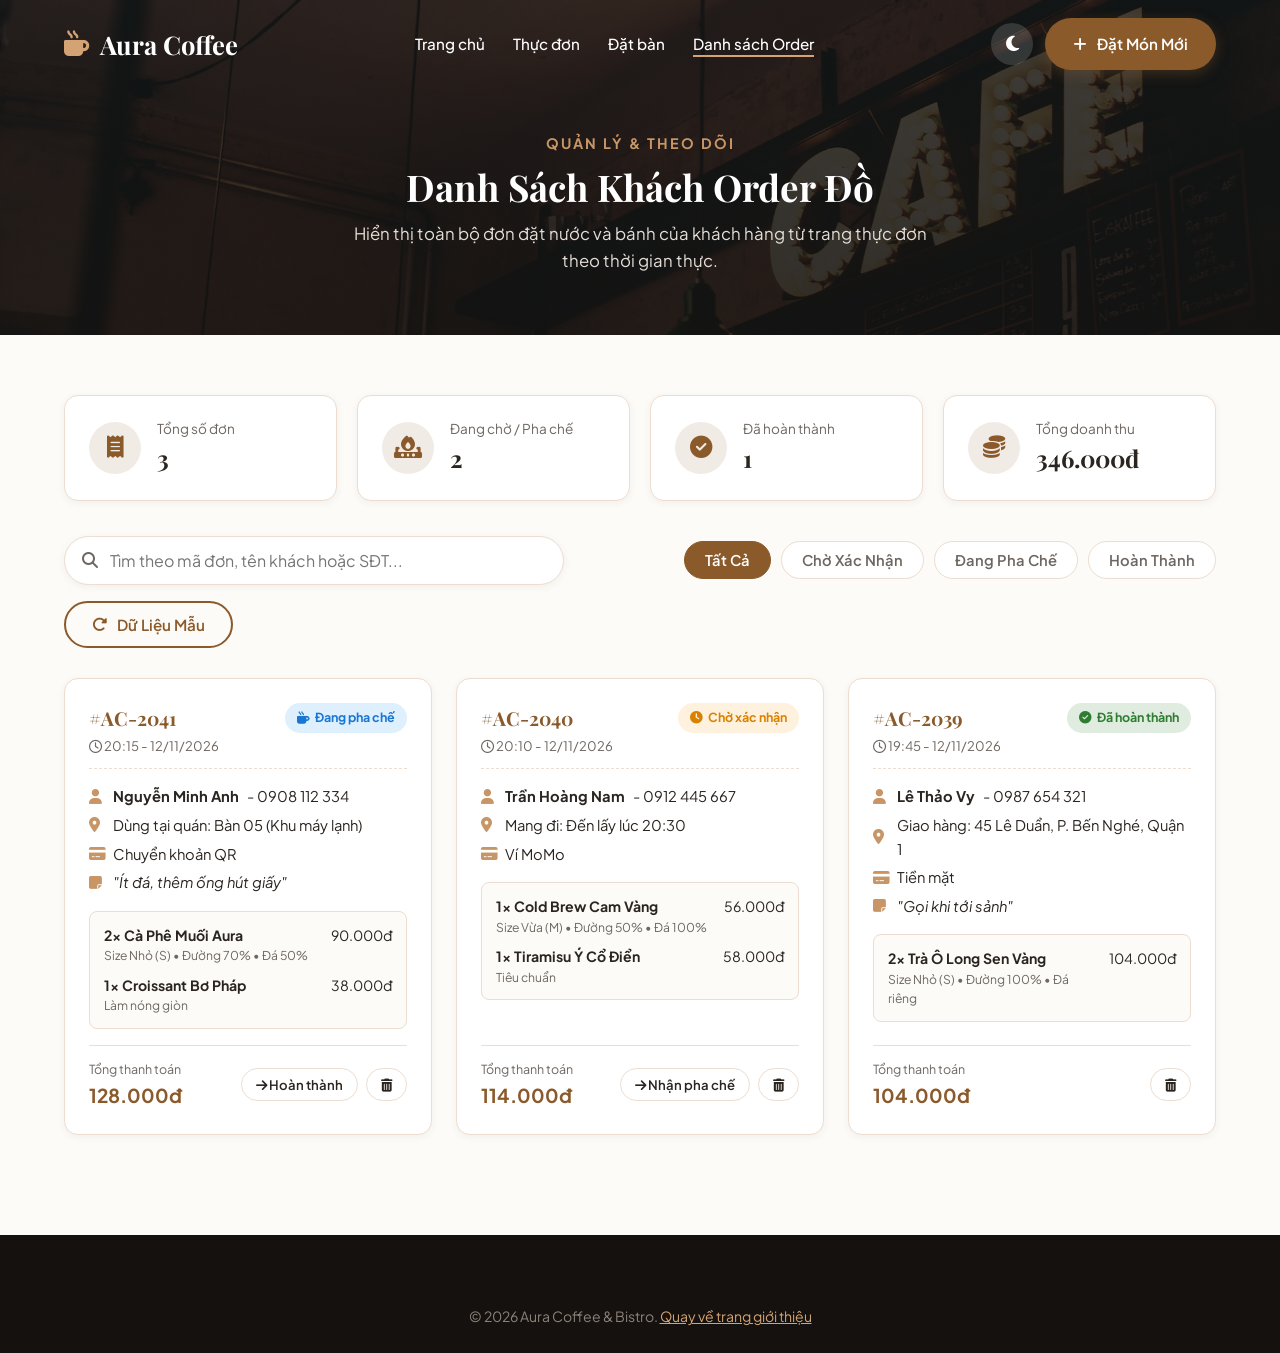
<file: cafe-guest-order.html>
<!DOCTYPE html>
<html lang="vi" data-theme="light">
<head>
  <meta charset="UTF-8">
  <meta name="viewport" content="width=device-width, initial-scale=1.0">
  <title>Danh Sách Order - Aura Coffee & Bistro</title>
  <meta name="description" content="Theo dõi và quản lý danh sách đơn hàng khách đặt đồ tại Aura Coffee & Bistro.">

  <!-- Google Fonts -->
  <link rel="preconnect" href="https://fonts.googleapis.com">
  <link rel="preconnect" href="https://fonts.gstatic.com" crossorigin>
  <link href="https://fonts.googleapis.com/css2?family=Playfair+Display:ital,wght@0,600;0,700;1,400&family=Plus+Jakarta+Sans:wght@400;500;600;700&display=swap" rel="stylesheet">

  <!-- Font Awesome Icons -->
  <link rel="stylesheet" href="https://cdnjs.cloudflare.com/ajax/libs/font-awesome/6.5.1/css/all.min.css">

  <!-- Shared Custom CSS -->
  <link rel="stylesheet" href="css/style.css">
</head>
<body>

  <!-- ================= 1. HEADER & NAVIGATION ================= -->
  <header class="header">
    <div class="container navbar">
      <a href="Cafe-guest.html" class="logo">
        <i class="fa-solid fa-mug-hot"></i> Aura Coffee
      </a>

      <nav>
        <ul class="nav-links">
          <li><a href="Cafe-guest.html#home">Trang chủ</a></li>
          <li><a href="Cafe-guest.html#menu">Thực đơn</a></li>
          <li><a href="Cafe-guest.html#reservation">Đặt bàn</a></li>
          <li><a href="cafe-guest-order.html" class="active">Danh sách Order</a></li>
        </ul>
      </nav>

      <div class="header-action">
        <button class="icon-btn" id="themeToggle" aria-label="Đổi giao diện" title="Đổi giao diện Sáng / Tối">
          <i class="fa-solid fa-moon"></i>
        </button>

        <a href="Cafe-guest.html#menu" class="btn btn-primary header-btn">
          <i class="fa-solid fa-plus"></i> Đặt Món Mới
        </a>

        <button class="menu-toggle" id="menuToggle" aria-label="Mở menu điều hướng">
          <i class="fa-solid fa-bars"></i>
        </button>
      </div>
    </div>
  </header>

  <!-- ================= 2. PAGE BANNER ================= -->
  <section class="order-page-header">
    <div class="container">
      <span class="section-subtitle">Quản Lý & Theo Dõi</span>
      <h1 class="section-title">Danh Sách Khách Order Đồ</h1>
      <p class="section-desc">
        Hiển thị toàn bộ đơn đặt nước và bánh của khách hàng từ trang thực đơn theo thời gian thực.
      </p>
    </div>
  </section>

  <!-- ================= 3. ORDER DASHBOARD & LIST ================= -->
  <main class="order-dashboard">
    <div class="container">

      <!-- Khối thống kê nhanh -->
      <div class="order-stats-grid">
        <div class="order-stat-card">
          <div class="order-stat-icon"><i class="fa-solid fa-receipt"></i></div>
          <div class="order-stat-info">
            <span>Tổng số đơn</span>
            <strong id="statTotalOrders">0</strong>
          </div>
        </div>

        <div class="order-stat-card">
          <div class="order-stat-icon"><i class="fa-solid fa-fire-burner"></i></div>
          <div class="order-stat-info">
            <span>Đang chờ / Pha chế</span>
            <strong id="statPendingOrders">0</strong>
          </div>
        </div>

        <div class="order-stat-card">
          <div class="order-stat-icon"><i class="fa-solid fa-circle-check"></i></div>
          <div class="order-stat-info">
            <span>Đã hoàn thành</span>
            <strong id="statCompletedOrders">0</strong>
          </div>
        </div>

        <div class="order-stat-card">
          <div class="order-stat-icon"><i class="fa-solid fa-coins"></i></div>
          <div class="order-stat-info">
            <span>Tổng doanh thu</span>
            <strong id="statTotalRevenue">0đ</strong>
          </div>
        </div>
      </div>

      <!-- Thanh tìm kiếm & Lọc trạng thái -->
      <div class="order-toolbar">
        <div class="menu-search-box" style="margin: 0;">
          <i class="fa-solid fa-magnifying-glass search-icon"></i>
          <input type="text" id="orderSearch" placeholder="Tìm theo mã đơn, tên khách hoặc SĐT..." autocomplete="off">
          <button id="clearOrderSearch" class="clear-search-btn" title="Xóa tìm kiếm"><i class="fa-solid fa-xmark"></i></button>
        </div>

        <div class="menu-filter">
          <button class="filter-btn active" data-status="all">Tất Cả</button>
          <button class="filter-btn" data-status="pending">Chờ Xác Nhận</button>
          <button class="filter-btn" data-status="preparing">Đang Pha Chế</button>
          <button class="filter-btn" data-status="completed">Hoàn Thành</button>
        </div>

        <button class="btn btn-outline-dark" onclick="resetSampleOrders()" title="Nạp lại dữ liệu mẫu">
          <i class="fa-solid fa-rotate-right"></i> Dữ Liệu Mẫu
        </button>
      </div>

      <!-- Danh sách thẻ đơn hàng -->
      <div class="order-list-grid" id="orderListGrid">
        <!-- Render tự động bởi js/orders.js -->
      </div>

      <!-- Trạng thái trống -->
      <div id="emptyOrderState" class="no-results" style="display: none;">
        <i class="fa-solid fa-mug-saucer"></i>
        <h3>Chưa có đơn hàng nào phù hợp</h3>
        <p style="margin-bottom: 20px;">Hãy quay lại trang thực đơn để tạo đơn đặt món mới hoặc đổi bộ lọc.</p>
        <a href="Cafe-guest.html#menu" class="btn btn-primary">
          <i class="fa-solid fa-arrow-left"></i> Quay Lại Đặt Món
        </a>
      </div>

    </div>
  </main>

  <!-- ================= 4. FOOTER ================= -->
  <footer class="footer">
    <div class="container">
      <div class="footer-bottom" style="border-top: none; padding-top: 0;">
        <p>&copy; 2026 Aura Coffee & Bistro. <a href="Cafe-guest.html" style="color: var(--accent-gold); text-decoration: underline;">Quay về trang giới thiệu</a></p>
      </div>
    </div>
  </footer>

  <!-- ================= 5. THÔNG BÁO TOAST ================= -->
  <div class="toast-notice" id="toastNotice">
    <i class="fa-solid fa-circle-check"></i>
    <span id="toastMsg">Thông báo</span>
  </div>

  <!-- Order Page JavaScript -->
  <script src="js/orders.js"></script>
</body>
</html>
</file>
<file: css/style.css>
/* ==========================================================================
   AURA COFFEE & BISTRO - STYLE SHEET
   Thiết kế giao diện hiện đại, tối ưu, hỗ trợ Dark Mode & Responsive
   ========================================================================== */

/* --------------------------------------------------------------------------
   1. THEME & CSS VARIABLES
   -------------------------------------------------------------------------- */
:root {
  /* Brand Palette (Light Mode) */
  --primary: #8b5a2b;          /* Nâu cà phê ấm */
  --primary-hover: #70441d;
  --secondary: #c89666;        /* Nâu sữa / Caramel */
  --accent-gold: #d4a373;
  --bg-page: #fdfbf7;          /* Nền kem sáng ấm */
  --bg-surface: #ffffff;
  --bg-card: #ffffff;
  --text-main: #2b2520;
  --text-muted: #6e6761;
  --border: #eddcd0;
  
  /* Shared Shadows & Radius */
  --shadow-sm: 0 2px 8px rgba(35, 25, 15, 0.05);
  --shadow-md: 0 8px 24px rgba(35, 25, 15, 0.08);
  --shadow-lg: 0 16px 36px rgba(35, 25, 15, 0.12);
  --radius-sm: 8px;
  --radius-md: 14px;
  --radius-lg: 22px;
  --radius-full: 9999px;
  --transition: all 0.3s ease;
  
  /* Fonts */
  --font-heading: 'Playfair Display', Georgia, serif;
  --font-body: 'Plus Jakarta Sans', system-ui, -apple-system, sans-serif;
}

/* Dark Mode Theme */
[data-theme="dark"] {
  --bg-page: #13110f;          /* Nền nâu đen đậm */
  --bg-surface: #1c1916;
  --bg-card: #221e1a;
  --text-main: #f5eee8;
  --text-muted: #a89f97;
  --border: #2e2823;
  --shadow-sm: 0 2px 8px rgba(0, 0, 0, 0.4);
  --shadow-md: 0 8px 24px rgba(0, 0, 0, 0.5);
  --shadow-lg: 0 16px 36px rgba(0, 0, 0, 0.6);
}

/* --------------------------------------------------------------------------
   2. RESET & BASE STYLES
   -------------------------------------------------------------------------- */
*, *::before, *::after {
  margin: 0;
  padding: 0;
  box-sizing: border-box;
}

html {
  scroll-behavior: smooth;
  font-size: 16px;
}

body {
  font-family: var(--font-body);
  background-color: var(--bg-page);
  color: var(--text-main);
  line-height: 1.6;
  overflow-x: hidden;
  transition: background-color 0.3s ease, color 0.3s ease;
}

img {
  max-width: 100%;
  height: auto;
  display: block;
}

a {
  text-decoration: none;
  color: inherit;
  transition: var(--transition);
}

ul {
  list-style: none;
}

button, input, select, textarea {
  font-family: inherit;
  font-size: 1rem;
}

.container {
  width: 90%;
  max-width: 1200px;
  margin: 0 auto;
}

/* Section Header Typography */
.section-header {
  text-align: center;
  max-width: 650px;
  margin: 0 auto 50px;
}

.section-subtitle {
  display: inline-block;
  color: var(--secondary);
  font-size: 0.9rem;
  font-weight: 700;
  text-transform: uppercase;
  letter-spacing: 2px;
  margin-bottom: 8px;
}

.section-title {
  font-family: var(--font-heading);
  font-size: 2.3rem;
  color: var(--text-main);
  line-height: 1.3;
  margin-bottom: 12px;
}

.section-desc {
  color: var(--text-muted);
  font-size: 1.05rem;
}

/* --------------------------------------------------------------------------
   3. BUTTONS & UI CONTROLS
   -------------------------------------------------------------------------- */
.btn {
  display: inline-flex;
  align-items: center;
  justify-content: center;
  gap: 10px;
  padding: 12px 26px;
  border-radius: var(--radius-full);
  font-weight: 600;
  font-size: 0.95rem;
  cursor: pointer;
  border: 2px solid transparent;
  transition: var(--transition);
}

.btn-primary {
  background-color: var(--primary);
  color: #ffffff;
  box-shadow: 0 4px 14px rgba(139, 90, 43, 0.35);
}

.btn-primary:hover {
  background-color: var(--primary-hover);
  transform: translateY(-2px);
  box-shadow: 0 6px 20px rgba(139, 90, 43, 0.45);
}

.btn-outline {
  background: transparent;
  border-color: #ffffff;
  color: #ffffff;
}

.btn-outline:hover {
  background: #ffffff;
  color: #1e1b18;
}

.btn-outline-dark {
  background: transparent;
  border-color: var(--primary);
  color: var(--primary);
}

.btn-outline-dark:hover {
  background: var(--primary);
  color: #ffffff;
}

.icon-btn {
  width: 42px;
  height: 42px;
  border-radius: 50%;
  border: none;
  background: rgba(255, 255, 255, 0.15);
  color: #ffffff;
  display: flex;
  align-items: center;
  justify-content: center;
  cursor: pointer;
  font-size: 1.1rem;
  position: relative;
  transition: var(--transition);
}

.icon-btn:hover {
  background: rgba(255, 255, 255, 0.25);
  transform: scale(1.05);
}

.header.scrolled .icon-btn {
  background: var(--bg-card);
  color: var(--text-main);
  box-shadow: var(--shadow-sm);
  border: 1px solid var(--border);
}

.cart-badge {
  position: absolute;
  top: -4px;
  right: -4px;
  background: #e63946;
  color: #fff;
  font-size: 0.72rem;
  font-weight: 700;
  width: 20px;
  height: 20px;
  border-radius: 50%;
  display: flex;
  align-items: center;
  justify-content: center;
}

/* --------------------------------------------------------------------------
   4. HEADER & NAVBAR
   -------------------------------------------------------------------------- */
.header {
  position: fixed;
  top: 0;
  left: 0;
  width: 100%;
  z-index: 1000;
  padding: 18px 0;
  transition: var(--transition);
}

.header.scrolled {
  background: rgba(255, 255, 255, 0.94);
  backdrop-filter: blur(12px);
  padding: 12px 0;
  box-shadow: var(--shadow-sm);
}

[data-theme="dark"] .header.scrolled {
  background: rgba(28, 25, 22, 0.94);
}

.navbar {
  display: flex;
  align-items: center;
  justify-content: space-between;
}

.logo {
  display: flex;
  align-items: center;
  gap: 10px;
  font-family: var(--font-heading);
  font-size: 1.6rem;
  font-weight: 700;
  color: #ffffff;
}

.header.scrolled .logo {
  color: var(--text-main);
}

.logo i {
  color: var(--accent-gold);
}

.nav-links {
  display: flex;
  align-items: center;
  gap: 28px;
}

.nav-links a {
  color: #ffffff;
  font-weight: 500;
  font-size: 0.95rem;
  position: relative;
}

.header.scrolled .nav-links a {
  color: var(--text-main);
}

.nav-links a::after {
  content: '';
  position: absolute;
  width: 0;
  height: 2px;
  bottom: -4px;
  left: 0;
  background-color: var(--accent-gold);
  transition: var(--transition);
}

.nav-links a:hover::after,
.nav-links a.active::after {
  width: 100%;
}

.header-action {
  display: flex;
  align-items: center;
  gap: 12px;
}

.menu-toggle {
  display: none;
  background: none;
  border: none;
  font-size: 1.5rem;
  color: #ffffff;
  cursor: pointer;
}

.header.scrolled .menu-toggle {
  color: var(--text-main);
}

/* --------------------------------------------------------------------------
   5. HERO SECTION
   -------------------------------------------------------------------------- */
.hero {
  position: relative;
  min-height: 100vh;
  display: flex;
  align-items: center;
  background: linear-gradient(rgba(18, 14, 11, 0.68), rgba(18, 14, 11, 0.78)),
              url('../assets/images/hero-bg.jpg') center/cover no-repeat;
  color: #ffffff;
  padding: 130px 0 70px;
}

.hero-content {
  max-width: 680px;
}

.hero-badge {
  display: inline-flex;
  align-items: center;
  gap: 8px;
  background: rgba(255, 255, 255, 0.15);
  backdrop-filter: blur(8px);
  padding: 7px 16px;
  border-radius: var(--radius-full);
  font-size: 0.88rem;
  font-weight: 500;
  color: #fce4b8;
  border: 1px solid rgba(255, 255, 255, 0.2);
  margin-bottom: 22px;
}

.hero-title {
  font-family: var(--font-heading);
  font-size: 3.5rem;
  line-height: 1.15;
  margin-bottom: 20px;
}

.hero-title span {
  color: var(--accent-gold);
  font-style: italic;
}

.hero-desc {
  font-size: 1.1rem;
  color: #e5ded7;
  margin-bottom: 35px;
}

.hero-buttons {
  display: flex;
  flex-wrap: wrap;
  gap: 14px;
  margin-bottom: 45px;
}

.hero-stats {
  display: flex;
  gap: 36px;
  padding-top: 25px;
  border-top: 1px solid rgba(255, 255, 255, 0.2);
}

.stat-item h3 {
  font-family: var(--font-heading);
  font-size: 2rem;
  color: var(--accent-gold);
}

.stat-item p {
  font-size: 0.9rem;
  color: #d6ceca;
}

/* --------------------------------------------------------------------------
   6. FEATURES HIGHLIGHTS
   -------------------------------------------------------------------------- */
.features {
  padding: 80px 0;
  background: var(--bg-surface);
}

.features-grid {
  display: grid;
  grid-template-columns: repeat(auto-fit, minmax(240px, 1fr));
  gap: 25px;
}

.feature-card {
  text-align: center;
  padding: 35px 22px;
  border-radius: var(--radius-md);
  background: var(--bg-card);
  border: 1px solid var(--border);
  transition: var(--transition);
}

.feature-card:hover {
  transform: translateY(-6px);
  box-shadow: var(--shadow-md);
  border-color: var(--secondary);
}

.feature-icon {
  width: 66px;
  height: 66px;
  margin: 0 auto 18px;
  background: rgba(139, 90, 43, 0.1);
  color: var(--primary);
  border-radius: 50%;
  display: flex;
  align-items: center;
  justify-content: center;
  font-size: 1.7rem;
  transition: var(--transition);
}

.feature-card:hover .feature-icon {
  background: var(--primary);
  color: #ffffff;
}

.feature-card h3 {
  font-family: var(--font-heading);
  font-size: 1.25rem;
  margin-bottom: 8px;
}

.feature-card p {
  color: var(--text-muted);
  font-size: 0.92rem;
}

/* --------------------------------------------------------------------------
   7. ABOUT SECTION
   -------------------------------------------------------------------------- */
.about {
  padding: 100px 0;
}

.about-grid {
  display: grid;
  grid-template-columns: 1fr 1fr;
  gap: 60px;
  align-items: center;
}

.about-images {
  position: relative;
}

.about-img-main {
  width: 85%;
  height: 460px;
  object-fit: cover;
  border-radius: var(--radius-lg);
  box-shadow: var(--shadow-lg);
}

.about-img-sub {
  position: absolute;
  bottom: -25px;
  right: 0;
  width: 55%;
  height: 250px;
  object-fit: cover;
  border-radius: var(--radius-md);
  border: 6px solid var(--bg-surface);
  box-shadow: var(--shadow-md);
}

.about-experience-badge {
  position: absolute;
  top: 25px;
  left: -20px;
  background: var(--primary);
  color: #ffffff;
  padding: 16px 22px;
  border-radius: var(--radius-md);
  text-align: center;
  box-shadow: var(--shadow-md);
}

.about-experience-badge strong {
  display: block;
  font-size: 2rem;
  font-family: var(--font-heading);
  line-height: 1;
}

.about-experience-badge span {
  font-size: 0.85rem;
}

.about-highlights {
  margin: 25px 0 35px;
  display: grid;
  grid-template-columns: 1fr 1fr;
  gap: 15px;
}

.highlight-item {
  display: flex;
  align-items: center;
  gap: 10px;
  font-weight: 600;
  font-size: 0.95rem;
}

.highlight-item i {
  color: var(--primary);
}

/* --------------------------------------------------------------------------
   8. MENU SECTION & LIVE SEARCH
   -------------------------------------------------------------------------- */
.menu-section {
  padding: 100px 0;
  background: var(--bg-surface);
}

.menu-controls {
  max-width: 800px;
  margin: 0 auto 40px;
  display: flex;
  flex-direction: column;
  gap: 20px;
  align-items: center;
}

.menu-search-box {
  position: relative;
  width: 100%;
  max-width: 500px;
}

.menu-search-box input {
  width: 100%;
  padding: 13px 44px 13px 45px;
  border-radius: var(--radius-full);
  border: 1px solid var(--border);
  background: var(--bg-card);
  color: var(--text-main);
  outline: none;
  box-shadow: var(--shadow-sm);
  transition: var(--transition);
}

.menu-search-box input:focus {
  border-color: var(--primary);
  box-shadow: 0 0 0 3px rgba(139, 90, 43, 0.15);
}

.search-icon {
  position: absolute;
  top: 50%;
  left: 18px;
  transform: translateY(-50%);
  color: var(--text-muted);
}

.clear-search-btn {
  position: absolute;
  top: 50%;
  right: 15px;
  transform: translateY(-50%);
  background: none;
  border: none;
  color: var(--text-muted);
  cursor: pointer;
  display: none;
}

.menu-filter {
  display: flex;
  justify-content: center;
  flex-wrap: wrap;
  gap: 10px;
}

.filter-btn {
  display: inline-flex;
  align-items: center;
  gap: 8px;
  background: var(--bg-card);
  border: 1px solid var(--border);
  padding: 9px 20px;
  border-radius: var(--radius-full);
  font-weight: 600;
  font-size: 0.92rem;
  color: var(--text-muted);
  cursor: pointer;
  transition: var(--transition);
}

.filter-btn:hover,
.filter-btn.active {
  background: var(--primary);
  color: #ffffff;
  border-color: var(--primary);
}

.menu-grid {
  display: grid;
  grid-template-columns: repeat(auto-fill, minmax(260px, 1fr));
  gap: 28px;
}

.menu-card {
  background: var(--bg-card);
  border-radius: var(--radius-md);
  overflow: hidden;
  border: 1px solid var(--border);
  box-shadow: var(--shadow-sm);
  transition: var(--transition);
  display: flex;
  flex-direction: column;
}

.menu-card:hover {
  transform: translateY(-6px);
  box-shadow: var(--shadow-md);
}

.menu-img-wrap {
  position: relative;
  height: 200px;
  overflow: hidden;
  cursor: pointer;
}

.menu-img-wrap img {
  width: 100%;
  height: 100%;
  object-fit: cover;
  transition: transform 0.5s ease;
}

.menu-card:hover .menu-img-wrap img {
  transform: scale(1.08);
}

.img-hint {
  position: absolute;
  inset: 0;
  background: rgba(0, 0, 0, 0.4);
  display: flex;
  align-items: center;
  justify-content: center;
  gap: 8px;
  color: #fff;
  font-weight: 600;
  font-size: 0.9rem;
  opacity: 0;
  transition: var(--transition);
}

.menu-img-wrap:hover .img-hint {
  opacity: 1;
}

.menu-tag {
  position: absolute;
  top: 12px;
  right: 12px;
  background: var(--accent-gold);
  color: #1e1b18;
  padding: 4px 10px;
  border-radius: var(--radius-full);
  font-size: 0.75rem;
  font-weight: 700;
  z-index: 2;
}

.menu-info {
  padding: 20px;
  display: flex;
  flex-direction: column;
  flex-grow: 1;
}

.menu-name {
  font-family: var(--font-heading);
  font-size: 1.2rem;
  margin-bottom: 6px;
  cursor: pointer;
  transition: var(--transition);
}

.menu-name:hover {
  color: var(--primary);
}

.menu-desc {
  font-size: 0.88rem;
  color: var(--text-muted);
  margin-bottom: 16px;
  flex-grow: 1;
}

.menu-footer {
  display: flex;
  align-items: center;
  justify-content: space-between;
  border-top: 1px dashed var(--border);
  padding-top: 14px;
}

.menu-price {
  font-weight: 700;
  font-size: 1.2rem;
  color: var(--primary);
}

.btn-add-item {
  width: 38px;
  height: 38px;
  border-radius: 50%;
  background: var(--primary);
  color: #ffffff;
  border: none;
  cursor: pointer;
  display: flex;
  align-items: center;
  justify-content: center;
  font-size: 1rem;
  transition: var(--transition);
}

.btn-add-item:hover {
  background: var(--primary-hover);
  transform: scale(1.1);
}

.no-results {
  text-align: center;
  padding: 60px 20px;
  grid-column: 1 / -1;
  color: var(--text-muted);
}

.no-results i {
  font-size: 3rem;
  margin-bottom: 15px;
  color: var(--secondary);
}

/* --------------------------------------------------------------------------
   9. GALLERY SECTION
   -------------------------------------------------------------------------- */
.space-section {
  padding: 100px 0;
}

.gallery-grid {
  display: grid;
  grid-template-columns: repeat(4, 1fr);
  grid-template-rows: repeat(2, 220px);
  gap: 16px;
}

.gallery-item {
  position: relative;
  border-radius: var(--radius-md);
  overflow: hidden;
  box-shadow: var(--shadow-sm);
}

.gallery-item img {
  width: 100%;
  height: 100%;
  object-fit: cover;
  transition: transform 0.5s ease;
}

.gallery-item:hover img {
  transform: scale(1.06);
}

.gallery-item.col-span-2 {
  grid-column: span 2;
}

.gallery-item.row-span-2 {
  grid-row: span 2;
}

.gallery-overlay {
  position: absolute;
  inset: 0;
  background: linear-gradient(to top, rgba(0, 0, 0, 0.75) 0%, transparent 60%);
  display: flex;
  align-items: flex-end;
  padding: 20px;
  opacity: 0;
  transition: var(--transition);
}

.gallery-item:hover .gallery-overlay {
  opacity: 1;
}

.gallery-overlay span {
  color: #ffffff;
  font-weight: 600;
  font-size: 0.95rem;
}

/* --------------------------------------------------------------------------
   10. RESERVATION SECTION
   -------------------------------------------------------------------------- */
.reservation-section {
  padding: 100px 0;
  background: linear-gradient(rgba(20, 16, 13, 0.9), rgba(20, 16, 13, 0.9)),
              url('../assets/images/reservation-bg.jpg') center/cover fixed no-repeat;
  color: #ffffff;
}

.reservation-wrapper {
  max-width: 820px;
  margin: 0 auto;
  background: rgba(255, 255, 255, 0.05);
  backdrop-filter: blur(14px);
  border: 1px solid rgba(255, 255, 255, 0.12);
  border-radius: var(--radius-lg);
  padding: 45px 50px;
}

.reservation-wrapper .section-title {
  color: #ffffff;
}

.reservation-wrapper .section-desc {
  color: #d6ceca;
}

.reservation-form {
  display: grid;
  grid-template-columns: 1fr 1fr;
  gap: 20px;
  margin-top: 30px;
}

.form-group {
  display: flex;
  flex-direction: column;
  gap: 8px;
}

.form-group.full-width {
  grid-column: span 2;
}

.form-group label {
  font-size: 0.9rem;
  font-weight: 500;
  color: #f1eae2;
}

.form-group input,
.form-group select,
.form-group textarea {
  width: 100%;
  padding: 12px 16px;
  border-radius: var(--radius-sm);
  background: rgba(255, 255, 255, 0.1);
  border: 1px solid rgba(255, 255, 255, 0.2);
  color: #ffffff;
  outline: none;
  transition: var(--transition);
}

.form-group select option {
  background-color: #1e1b18;
  color: #ffffff;
}

.form-group input:focus,
.form-group select:focus,
.form-group textarea:focus {
  border-color: var(--accent-gold);
  background: rgba(255, 255, 255, 0.18);
}

.form-group textarea {
  resize: vertical;
  min-height: 90px;
}

/* --------------------------------------------------------------------------
   11. TESTIMONIALS SECTION
   -------------------------------------------------------------------------- */
.testimonials {
  padding: 100px 0;
  background: var(--bg-surface);
}

.testimonials-grid {
  display: grid;
  grid-template-columns: repeat(auto-fit, minmax(290px, 1fr));
  gap: 28px;
}

.testimonial-card {
  background: var(--bg-card);
  border: 1px solid var(--border);
  border-radius: var(--radius-md);
  padding: 32px 26px;
  display: flex;
  flex-direction: column;
  justify-content: space-between;
  box-shadow: var(--shadow-sm);
}

.quote-icon {
  font-size: 2rem;
  color: var(--secondary);
  opacity: 0.4;
  margin-bottom: 12px;
}

.testimonial-text {
  font-style: italic;
  margin-bottom: 22px;
  font-size: 0.95rem;
}

.testimonial-author {
  display: flex;
  align-items: center;
  gap: 14px;
}

.author-avatar {
  width: 50px;
  height: 50px;
  border-radius: 50%;
  object-fit: cover;
}

.author-info h4 {
  font-size: 1rem;
}

.author-info span {
  font-size: 0.82rem;
  color: var(--text-muted);
}

.rating {
  color: #f5a623;
  font-size: 0.85rem;
  margin-top: 3px;
}

/* --------------------------------------------------------------------------
   12. LOCATION & MAP SECTION
   -------------------------------------------------------------------------- */
.location-section {
  padding: 100px 0;
}

.location-grid {
  display: grid;
  grid-template-columns: 1fr 1.2fr;
  gap: 35px;
  align-items: stretch;
}

.location-info-card {
  background: var(--bg-card);
  border: 1px solid var(--border);
  border-radius: var(--radius-md);
  padding: 40px 35px;
  box-shadow: var(--shadow-sm);
  display: flex;
  flex-direction: column;
  justify-content: center;
}

.location-info-card h3 {
  font-family: var(--font-heading);
  font-size: 1.8rem;
  margin-bottom: 6px;
}

.loc-tagline {
  color: var(--secondary);
  font-weight: 600;
  margin-bottom: 25px;
}

.loc-list li {
  display: flex;
  align-items: flex-start;
  gap: 16px;
  margin-bottom: 18px;
}

.loc-icon {
  width: 42px;
  height: 42px;
  border-radius: 50%;
  background: rgba(139, 90, 43, 0.1);
  color: var(--primary);
  display: flex;
  align-items: center;
  justify-content: center;
  font-size: 1.1rem;
  flex-shrink: 0;
}

.loc-list strong {
  display: block;
  font-size: 0.95rem;
}

.loc-list span {
  font-size: 0.9rem;
  color: var(--text-muted);
}

.map-wrapper {
  border-radius: var(--radius-md);
  overflow: hidden;
  box-shadow: var(--shadow-md);
  border: 1px solid var(--border);
  min-height: 380px;
}

/* --------------------------------------------------------------------------
   13. FOOTER
   -------------------------------------------------------------------------- */
.footer {
  background: #14110e;
  color: #cfc7c0;
  padding: 70px 0 25px;
}

.footer-top {
  display: grid;
  grid-template-columns: 2fr 1fr 1.2fr 1.4fr;
  gap: 40px;
  margin-bottom: 50px;
}

.footer-col h4 {
  font-family: var(--font-heading);
  color: #ffffff;
  font-size: 1.2rem;
  margin-bottom: 20px;
  position: relative;
}

.footer-col h4::after {
  content: '';
  position: absolute;
  left: 0;
  bottom: -6px;
  width: 32px;
  height: 2px;
  background: var(--accent-gold);
}

.footer-desc {
  font-size: 0.93rem;
  margin: 15px 0 20px;
  line-height: 1.7;
}

.social-links {
  display: flex;
  gap: 12px;
}

.social-links a {
  width: 38px;
  height: 38px;
  background: rgba(255, 255, 255, 0.08);
  border-radius: 50%;
  display: flex;
  align-items: center;
  justify-content: center;
  color: #ffffff;
  transition: var(--transition);
}

.social-links a:hover {
  background: var(--primary);
  transform: translateY(-3px);
}

.footer-links li {
  margin-bottom: 12px;
}

.footer-links a:hover {
  color: var(--accent-gold);
  padding-left: 6px;
}

.footer-hours li {
  display: flex;
  justify-content: space-between;
  margin-bottom: 10px;
  font-size: 0.92rem;
  border-bottom: 1px dashed rgba(255, 255, 255, 0.1);
  padding-bottom: 8px;
}

.footer-contact li {
  display: flex;
  align-items: flex-start;
  gap: 12px;
  margin-bottom: 14px;
  font-size: 0.92rem;
}

.footer-contact i {
  color: var(--accent-gold);
  margin-top: 4px;
}

.footer-bottom {
  border-top: 1px solid rgba(255, 255, 255, 0.08);
  padding-top: 25px;
  text-align: center;
  font-size: 0.88rem;
  color: #8c827a;
}

/* --------------------------------------------------------------------------
   14. OFFCANVAS CART DRAWER
   -------------------------------------------------------------------------- */
.cart-backdrop,
.modal-backdrop {
  position: fixed;
  inset: 0;
  background: rgba(0, 0, 0, 0.6);
  backdrop-filter: blur(4px);
  z-index: 1990;
  opacity: 0;
  visibility: hidden;
  transition: var(--transition);
}

.cart-backdrop.show,
.modal-backdrop.show {
  opacity: 1;
  visibility: visible;
}

.cart-drawer {
  position: fixed;
  top: 0;
  right: -420px;
  width: 100%;
  max-width: 420px;
  height: 100vh;
  background: var(--bg-card);
  color: var(--text-main);
  z-index: 2000;
  box-shadow: var(--shadow-lg);
  display: flex;
  flex-direction: column;
  transition: right 0.35s cubic-bezier(0.25, 0.8, 0.25, 1);
}

.cart-drawer.open {
  right: 0;
}

.cart-header {
  padding: 20px 24px;
  border-bottom: 1px solid var(--border);
  display: flex;
  align-items: center;
  justify-content: space-between;
}

.cart-header-title {
  display: flex;
  align-items: center;
  gap: 10px;
  color: var(--primary);
  font-family: var(--font-heading);
}

.cart-close-btn,
.modal-close-btn {
  background: none;
  border: none;
  font-size: 1.4rem;
  color: var(--text-muted);
  cursor: pointer;
  transition: var(--transition);
}

.cart-close-btn:hover,
.modal-close-btn:hover {
  color: var(--text-main);
  transform: rotate(90deg);
}

.cart-body {
  flex: 1;
  overflow-y: auto;
  padding: 20px 24px;
}

.empty-cart-state {
  text-align: center;
  padding: 60px 20px;
  color: var(--text-muted);
}

.empty-cart-state i {
  font-size: 3.5rem;
  color: var(--secondary);
  opacity: 0.5;
  margin-bottom: 15px;
}

.cart-item {
  display: flex;
  gap: 14px;
  padding: 14px 0;
  border-bottom: 1px dashed var(--border);
  align-items: center;
}

.cart-item-img {
  width: 65px;
  height: 65px;
  border-radius: var(--radius-sm);
  object-fit: cover;
  flex-shrink: 0;
}

.cart-item-details {
  flex: 1;
}

.cart-item-title {
  font-weight: 600;
  font-size: 0.95rem;
  margin-bottom: 3px;
}

.cart-item-opt {
  font-size: 0.78rem;
  color: var(--text-muted);
  margin-bottom: 4px;
}

.cart-item-price {
  font-weight: 700;
  font-size: 0.92rem;
  color: var(--primary);
}

.cart-item-actions {
  display: flex;
  align-items: center;
  gap: 8px;
}

.qty-btn {
  width: 26px;
  height: 26px;
  border-radius: 50%;
  border: 1px solid var(--border);
  background: var(--bg-page);
  color: var(--text-main);
  cursor: pointer;
  display: flex;
  align-items: center;
  justify-content: center;
  font-size: 0.8rem;
  transition: var(--transition);
}

.qty-btn:hover {
  background: var(--primary);
  color: #fff;
  border-color: var(--primary);
}

.cart-del-btn {
  background: none;
  border: none;
  color: #e63946;
  cursor: pointer;
  padding: 6px;
  margin-left: 6px;
  font-size: 0.95rem;
}

.cart-footer {
  padding: 20px 24px;
  border-top: 1px solid var(--border);
  background: var(--bg-surface);
}

.discount-box {
  display: flex;
  gap: 8px;
  margin-bottom: 15px;
}

.discount-box input {
  flex: 1;
  padding: 10px 14px;
  border-radius: var(--radius-sm);
  border: 1px solid var(--border);
  background: var(--bg-card);
  color: var(--text-main);
  text-transform: uppercase;
  font-size: 0.88rem;
  outline: none;
}

.discount-box button {
  padding: 10px 16px;
  border-radius: var(--radius-sm);
  background: var(--secondary);
  color: #fff;
  border: none;
  cursor: pointer;
  font-weight: 600;
  font-size: 0.88rem;
}

.coupon-notice {
  font-size: 0.82rem;
  margin-bottom: 12px;
}

.cart-summary {
  display: flex;
  flex-direction: column;
  gap: 8px;
  margin-bottom: 18px;
}

.summary-row {
  display: flex;
  justify-content: space-between;
  font-size: 0.92rem;
  color: var(--text-muted);
}

.summary-row.total-row {
  font-size: 1.15rem;
  font-weight: 700;
  color: var(--text-main);
  border-top: 1px solid var(--border);
  padding-top: 10px;
}

.summary-row.total-row span:last-child {
  color: var(--primary);
}

.btn-checkout {
  width: 100%;
  padding: 14px;
}

/* --------------------------------------------------------------------------
   15. MODALS (QUICK VIEW & CHECKOUT)
   -------------------------------------------------------------------------- */
.modal {
  position: fixed;
  top: 50%;
  left: 50%;
  transform: translate(-50%, -50%) scale(0.92);
  background: var(--bg-card);
  color: var(--text-main);
  border-radius: var(--radius-lg);
  box-shadow: var(--shadow-lg);
  z-index: 2000;
  width: 90%;
  max-height: 90vh;
  overflow-y: auto;
  opacity: 0;
  visibility: hidden;
  transition: var(--transition);
}

.modal.show {
  opacity: 1;
  visibility: visible;
  transform: translate(-50%, -50%) scale(1);
}

.modal-close-btn {
  position: absolute;
  top: 18px;
  right: 18px;
  z-index: 10;
}

/* Quick View */
.quick-view-modal {
  max-width: 800px;
}

.quick-view-grid {
  display: grid;
  grid-template-columns: 1fr 1fr;
}

.quick-view-img {
  height: 100%;
  min-height: 380px;
}

.quick-view-img img {
  width: 100%;
  height: 100%;
  object-fit: cover;
}

.quick-view-info {
  padding: 35px 30px;
  display: flex;
  flex-direction: column;
}

.qv-category {
  display: inline-block;
  color: var(--secondary);
  font-weight: 700;
  text-transform: uppercase;
  font-size: 0.8rem;
  letter-spacing: 1px;
}

.qv-title {
  font-family: var(--font-heading);
  font-size: 1.8rem;
  margin: 6px 0 10px;
}

.qv-price {
  font-size: 1.4rem;
  font-weight: 700;
  color: var(--primary);
  margin-bottom: 12px;
}

.qv-desc {
  font-size: 0.92rem;
  color: var(--text-muted);
  margin-bottom: 20px;
}

.option-group {
  margin-bottom: 16px;
}

.option-label {
  display: block;
  font-size: 0.85rem;
  font-weight: 600;
  margin-bottom: 8px;
}

.pill-options {
  display: flex;
  flex-wrap: wrap;
  gap: 8px;
}

.pill-options label {
  cursor: pointer;
}

.pill-options input {
  display: none;
}

.pill-options span {
  display: inline-block;
  padding: 6px 14px;
  border-radius: var(--radius-full);
  border: 1px solid var(--border);
  font-size: 0.84rem;
  font-weight: 500;
  transition: var(--transition);
}

.pill-options input:checked + span {
  background: var(--primary);
  color: #fff;
  border-color: var(--primary);
}

.qv-action {
  display: flex;
  gap: 12px;
  margin-top: auto;
  padding-top: 20px;
  border-top: 1px solid var(--border);
}

.quantity-controller {
  display: flex;
  align-items: center;
  border: 1px solid var(--border);
  border-radius: var(--radius-full);
  padding: 4px 10px;
}

.quantity-controller button {
  background: none;
  border: none;
  color: var(--text-main);
  cursor: pointer;
  padding: 4px 8px;
}

.quantity-controller span {
  font-weight: 700;
  padding: 0 8px;
}

.qv-add-btn {
  flex: 1;
}

/* Checkout Modal */
.checkout-modal {
  max-width: 600px;
  padding: 35px 30px;
}

.checkout-fields {
  display: grid;
  grid-template-columns: 1fr 1fr;
  gap: 16px;
  margin-bottom: 24px;
}

.checkout-fields .form-group input,
.checkout-fields .form-group select {
  background: var(--bg-surface);
  border: 1px solid var(--border);
  color: var(--text-main);
}

.checkout-footer {
  display: flex;
  align-items: center;
  justify-content: space-between;
  border-top: 1px solid var(--border);
  padding-top: 20px;
}

.checkout-total-bill span {
  display: block;
  font-size: 0.85rem;
  color: var(--text-muted);
}

.checkout-total-bill strong {
  font-size: 1.4rem;
  color: var(--primary);
}

/* --------------------------------------------------------------------------
   16. FLOATING ACTION BUTTONS & TOAST
   -------------------------------------------------------------------------- */
.floating-btn {
  position: fixed;
  right: 24px;
  width: 50px;
  height: 50px;
  border-radius: 50%;
  border: none;
  display: flex;
  align-items: center;
  justify-content: center;
  cursor: pointer;
  box-shadow: var(--shadow-lg);
  z-index: 1500;
  transition: var(--transition);
}

.floating-cart-btn {
  bottom: 84px;
  background: var(--primary);
  color: #fff;
}

.floating-cart-btn:hover {
  background: var(--primary-hover);
  transform: scale(1.1);
}

.floating-badge {
  position: absolute;
  top: -4px;
  right: -4px;
  background: #e63946;
  color: #fff;
  font-size: 0.72rem;
  font-weight: 700;
  width: 20px;
  height: 20px;
  border-radius: 50%;
  display: flex;
  align-items: center;
  justify-content: center;
}

.back-to-top {
  bottom: 24px;
  background: var(--bg-card);
  color: var(--text-main);
  border: 1px solid var(--border);
  opacity: 0;
  visibility: hidden;
}

.back-to-top.show {
  opacity: 1;
  visibility: visible;
}

.back-to-top:hover {
  background: var(--primary);
  color: #fff;
  border-color: var(--primary);
}

.toast-notice {
  position: fixed;
  bottom: 24px;
  left: 24px;
  background: #2e7d32;
  color: #ffffff;
  padding: 13px 22px;
  border-radius: var(--radius-sm);
  box-shadow: var(--shadow-lg);
  display: flex;
  align-items: center;
  gap: 10px;
  z-index: 2500;
  transform: translateY(120%);
  opacity: 0;
  transition: var(--transition);
  font-weight: 500;
  font-size: 0.95rem;
}

.toast-notice.show {
  transform: translateY(0);
  opacity: 1;
}

/* --------------------------------------------------------------------------
   17. RESPONSIVE MEDIA QUERIES
   -------------------------------------------------------------------------- */
@media (max-width: 992px) {
  .hero-title {
    font-size: 2.8rem;
  }
  
  .about-grid,
  .location-grid {
    grid-template-columns: 1fr;
    gap: 45px;
  }

  .about-images {
    max-width: 500px;
    margin: 0 auto;
  }

  .gallery-grid {
    grid-template-columns: repeat(2, 1fr);
    grid-template-rows: auto;
  }

  .gallery-item.col-span-2,
  .gallery-item.row-span-2 {
    grid-column: span 1;
    grid-row: span 1;
    height: 220px;
  }

  .footer-top {
    grid-template-columns: 1fr 1fr;
  }

  .quick-view-grid {
    grid-template-columns: 1fr;
  }

  .quick-view-img {
    height: 250px;
    min-height: auto;
  }
}

@media (max-width: 768px) {
  .menu-toggle {
    display: block;
  }

  .nav-links {
    position: fixed;
    top: 70px;
    right: -100%;
    width: 270px;
    height: calc(100vh - 70px);
    background: var(--bg-card);
    flex-direction: column;
    padding: 30px 24px;
    box-shadow: var(--shadow-lg);
    border-left: 1px solid var(--border);
    transition: var(--transition);
    align-items: flex-start;
    gap: 16px;
  }

  .nav-links.active {
    right: 0;
  }

  .nav-links a {
    color: var(--text-main);
    font-size: 1.05rem;
    width: 100%;
    padding: 8px 0;
  }

  .header-btn {
    display: none;
  }

  .hero-title {
    font-size: 2.2rem;
  }

  .hero-stats {
    gap: 20px;
  }

  .reservation-form,
  .checkout-fields {
    grid-template-columns: 1fr;
  }

  .form-group.full-width {
    grid-column: span 1;
  }

  .reservation-wrapper,
  .checkout-modal {
    padding: 30px 20px;
  }

  .footer-top {
    grid-template-columns: 1fr;
  }
}

/* --------------------------------------------------------------------------
   18. ORDER LIST PAGE (cafe-guest-order.html)
   -------------------------------------------------------------------------- */
.order-page-header {
  background: linear-gradient(rgba(18, 14, 11, 0.78), rgba(18, 14, 11, 0.85)),
              url('../assets/images/hero-bg.jpg') center/cover no-repeat;
  color: #ffffff;
  padding: 130px 0 60px;
  text-align: center;
}

.order-page-header .section-title {
  color: #ffffff;
  margin-bottom: 10px;
}

.order-page-header .section-desc {
  color: #e5ded7;
  max-width: 600px;
  margin: 0 auto;
}

.order-dashboard {
  padding: 60px 0 100px;
}

.order-stats-grid {
  display: grid;
  grid-template-columns: repeat(auto-fit, minmax(220px, 1fr));
  gap: 20px;
  margin-bottom: 35px;
}

.order-stat-card {
  background: var(--bg-card);
  border: 1px solid var(--border);
  border-radius: var(--radius-md);
  padding: 22px 24px;
  box-shadow: var(--shadow-sm);
  display: flex;
  align-items: center;
  gap: 16px;
}

.order-stat-icon {
  width: 52px;
  height: 52px;
  border-radius: 50%;
  background: rgba(139, 90, 43, 0.12);
  color: var(--primary);
  display: flex;
  align-items: center;
  justify-content: center;
  font-size: 1.4rem;
  flex-shrink: 0;
}

.order-stat-info span {
  display: block;
  font-size: 0.85rem;
  color: var(--text-muted);
}

.order-stat-info strong {
  font-size: 1.5rem;
  font-family: var(--font-heading);
  color: var(--text-main);
}

.order-toolbar {
  display: flex;
  flex-wrap: wrap;
  justify-content: space-between;
  align-items: center;
  gap: 16px;
  margin-bottom: 30px;
}

.order-list-grid {
  display: grid;
  grid-template-columns: repeat(auto-fill, minmax(360px, 1fr));
  gap: 24px;
}

.order-card {
  background: var(--bg-card);
  border: 1px solid var(--border);
  border-radius: var(--radius-md);
  padding: 24px;
  box-shadow: var(--shadow-sm);
  display: flex;
  flex-direction: column;
  gap: 16px;
  transition: var(--transition);
}

.order-card:hover {
  box-shadow: var(--shadow-md);
  transform: translateY(-3px);
}

.order-card-top {
  display: flex;
  justify-content: space-between;
  align-items: flex-start;
  border-bottom: 1px dashed var(--border);
  padding-bottom: 12px;
}

.order-code {
  font-family: var(--font-heading);
  font-size: 1.2rem;
  font-weight: 700;
  color: var(--primary);
}

.order-time {
  font-size: 0.82rem;
  color: var(--text-muted);
  margin-top: 2px;
}

.status-badge {
  display: inline-flex;
  align-items: center;
  gap: 6px;
  padding: 5px 12px;
  border-radius: var(--radius-full);
  font-size: 0.78rem;
  font-weight: 700;
}

.status-pending {
  background: rgba(245, 166, 35, 0.15);
  color: #d98200;
}

.status-preparing {
  background: rgba(33, 150, 243, 0.15);
  color: #1976d2;
}

.status-completed {
  background: rgba(46, 125, 50, 0.15);
  color: #2e7d32;
}

.order-customer {
  font-size: 0.92rem;
  display: flex;
  flex-direction: column;
  gap: 5px;
}

.order-customer div {
  display: flex;
  align-items: center;
  gap: 8px;
}

.order-customer i {
  color: var(--secondary);
  width: 16px;
}

.order-items-box {
  background: var(--bg-page);
  border: 1px solid var(--border);
  border-radius: var(--radius-sm);
  padding: 12px 14px;
  display: flex;
  flex-direction: column;
  gap: 8px;
}

.order-item-row {
  display: flex;
  justify-content: space-between;
  align-items: flex-start;
  font-size: 0.88rem;
  gap: 10px;
}

.order-item-opt {
  display: block;
  font-size: 0.76rem;
  color: var(--text-muted);
}

.order-card-footer {
  display: flex;
  justify-content: space-between;
  align-items: center;
  border-top: 1px solid var(--border);
  padding-top: 14px;
  margin-top: auto;
}

.order-total-price span {
  display: block;
  font-size: 0.78rem;
  color: var(--text-muted);
}

.order-total-price strong {
  font-size: 1.2rem;
  color: var(--primary);
}

.order-card-actions {
  display: flex;
  gap: 8px;
}

.btn-sm {
  padding: 7px 14px;
  font-size: 0.82rem;
  border-radius: var(--radius-full);
  cursor: pointer;
  border: 1px solid var(--border);
  background: var(--bg-surface);
  color: var(--text-main);
  font-weight: 600;
  transition: var(--transition);
}

.btn-sm:hover {
  background: var(--primary);
  color: #ffffff;
  border-color: var(--primary);
}

.btn-sm-danger:hover {
  background: #e63946;
  border-color: #e63946;
}

@media (max-width: 768px) {
  .order-list-grid {
    grid-template-columns: 1fr;
  }
}
</file>
